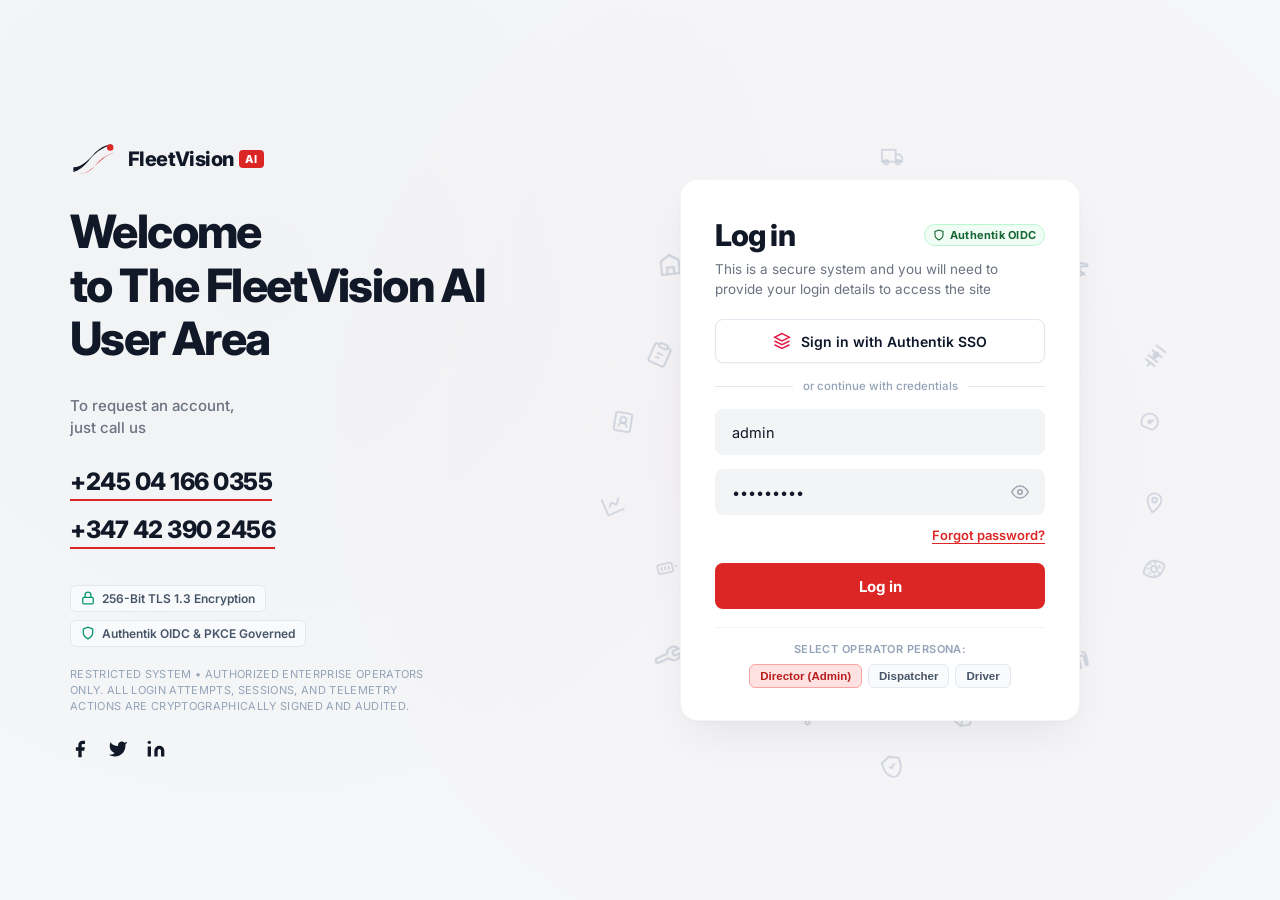
<file: index.html>
<!DOCTYPE html>
<html lang="en">
<head>
  <meta charset="UTF-8">
  <meta name="viewport" content="width=device-width, initial-scale=1.0">
  <title>FleetVision AI — Fleet Operations Login</title>
  <link rel="preconnect" href="https://fonts.googleapis.com">
  <link rel="preconnect" href="https://fonts.gstatic.com" crossorigin>
  <link href="https://fonts.googleapis.com/css2?family=Inter:wght@400;500;600;700;800;900&display=swap" rel="stylesheet">
  <link rel="stylesheet" href="style.css">
</head>
<body>
  <div class="page-container">
    <!-- Left Hero Section -->
    <header class="hero-section">
      <div class="brand-container">
        <!-- FleetVision AI Custom Modern Logo -->
        <a href="index.html" class="brand-logo" aria-label="FleetVision AI Home">
          <svg class="logo-mark" viewBox="0 0 56 44" fill="none" xmlns="http://www.w3.org/2000/svg">
            <path d="M4 32C14 32 20 25 28 17C35 9 44 4 52 4C38 8 28 17 22 25C17 31 11 36 4 38L4 32Z" fill="#111827"/>
            <path d="M12 40C20 40 26 35 34 27C40 21 47 16 54 14C43 17 35 24 29 32C24 37 19 40 12 40Z" fill="#DC2626"/>
            <circle cx="49" cy="8" r="4" fill="#DC2626"/>
          </svg>
          <span class="brand-name">FleetVision <span class="ai-badge">AI</span></span>
        </a>
      </div>

      <div class="hero-content">
        <h1 class="hero-title">
          Welcome<br>
          to The FleetVision AI<br>
          User Area
        </h1>

        <p class="hero-subtitle">
          To request an account,<br>
          just call us
        </p>

        <div class="hotline-numbers">
          <a href="tel:+245041660355" class="hotline-link">+245 04 166 0355</a>
          <a href="tel:+347423902456" class="hotline-link">+347 42 390 2456</a>
        </div>

        <!-- Enterprise Security Verification Badges -->
        <div class="security-trust-badges">
          <div class="trust-badge">
            <svg viewBox="0 0 24 24" width="14" height="14" fill="none" stroke="currentColor" stroke-width="2.2"><rect x="3" y="11" width="18" height="11" rx="2"/><path d="M7 11V7a5 5 0 0110 0v4"/></svg>
            <span>256-Bit TLS 1.3 Encryption</span>
          </div>
          <div class="trust-badge">
            <svg viewBox="0 0 24 24" width="14" height="14" fill="none" stroke="currentColor" stroke-width="2.2"><path d="M12 22s8-4 8-10V5l-8-3-8 3v7c0 6 8 10 8 10z"/></svg>
            <span>Authentik OIDC & PKCE Governed</span>
          </div>
        </div>

        <div class="compliance-disclaimer">
          RESTRICTED SYSTEM • Authorized enterprise operators only. All login attempts, sessions, and telemetry actions are cryptographically signed and audited.
        </div>

        <div class="social-links">
          <a href="#" class="social-icon" aria-label="Facebook">
            <svg viewBox="0 0 24 24" width="20" height="20" fill="currentColor">
              <path d="M18 2h-3a5 5 0 00-5 5v3H7v4h3v8h4v-8h3l1-4h-4V7a1 1 0 011-1h3z"/>
            </svg>
          </a>
          <a href="#" class="social-icon" aria-label="Twitter / X">
            <svg viewBox="0 0 24 24" width="20" height="20" fill="currentColor">
              <path d="M23 3a10.9 10.9 0 01-3.14 1.53 4.48 4.48 0 00-7.86 3v1A10.66 10.66 0 013 4s-4 9 5 13a11.64 11.64 0 01-7 2c9 5 20 0 20-11.5a4.5 4.5 0 00-.08-.83A7.72 7.72 0 0023 3z"/>
            </svg>
          </a>
          <a href="#" class="social-icon" aria-label="LinkedIn">
            <svg viewBox="0 0 24 24" width="20" height="20" fill="currentColor">
              <path d="M16 8a6 6 0 016 6v7h-4v-7a2 2 0 00-2-2 2 2 0 00-2 2v7h-4v-7a6 6 0 016-6zM2 9h4v12H2z"/>
              <circle cx="4" cy="4" r="2"/>
            </svg>
          </a>
        </div>
      </div>
    </header>

    <!-- Right 3D Interactive Card Stage -->
    <main class="stage-section">
      <div class="card-orbit-wrapper">
        <!-- Floating Transport & Telematics Icons Ring -->
        <div class="floating-icons-container" id="floatingIconsContainer" aria-hidden="true">
          <!-- Dynamically populated and positioned by app.js with SVG transport icons -->
        </div>

        <!-- 3D Perspective Card Scene -->
        <div class="card-3d-scene" id="card3dScene">
          <div class="card-3d-flipper" id="cardFlipper">
            
            <!-- Front Face: Login -->
            <div class="card-face card-front" id="cardFront" role="region" aria-labelledby="loginHeading">
              <div class="card-header-flex">
                <h2 id="loginHeading" class="card-title">Log in</h2>
                <span class="auth-security-pill" title="Protected with Authentik OIDC & PKCE">
                  <svg viewBox="0 0 24 24" width="12" height="12" fill="none" stroke="currentColor" stroke-width="2.2"><path d="M12 22s8-4 8-10V5l-8-3-8 3v7c0 6 8 10 8 10z"/></svg>
                  Authentik OIDC
                </span>
              </div>
              
              <p class="card-desc">
                This is a secure system and you will need to provide your login details to access the site
              </p>

              <!-- Authentik SSO Action -->
              <a href="/api/auth/authentik/login" class="btn-authentik-sso" id="authentikSsoBtn">
                <svg class="authentik-icon" viewBox="0 0 24 24" width="18" height="18" fill="none" stroke="currentColor" stroke-width="2">
                  <path d="M12 2L2 7l10 5 10-5-10-5zM2 17l10 5 10-5M2 12l10 5 10-5"/>
                </svg>
                <span>Sign in with Authentik SSO</span>
              </a>

              <div class="auth-divider">
                <span>or continue with credentials</span>
              </div>

              <form id="loginForm" class="auth-form" novalidate>
                <div class="form-group">
                  <label for="loginUsername" class="visually-hidden">User name</label>
                  <input 
                    type="text" 
                    id="loginUsername" 
                    name="username" 
                    class="form-input" 
                    placeholder="User name" 
                    autocomplete="username" 
                    required
                  >
                </div>

                <div class="form-group password-group">
                  <label for="loginPassword" class="visually-hidden">Password</label>
                  <input 
                    type="password" 
                    id="loginPassword" 
                    name="password" 
                    class="form-input" 
                    placeholder="Password" 
                    autocomplete="current-password" 
                    required
                  >
                  <button type="button" class="btn-toggle-pwd" id="toggleLoginPwd" aria-label="Toggle password visibility">
                    <svg class="eye-open" viewBox="0 0 24 24" width="18" height="18" fill="none" stroke="currentColor" stroke-width="2">
                      <path d="M1 12s4-8 11-8 11 8 11 8-4 8-11 8-11-8-11-8z"></path>
                      <circle cx="12" cy="12" r="3"></circle>
                    </svg>
                    <svg class="eye-closed hidden" viewBox="0 0 24 24" width="18" height="18" fill="none" stroke="currentColor" stroke-width="2">
                      <path d="M17.94 17.94A10.07 10.07 0 0 1 12 20c-7 0-11-8-11-8a18.45 18.45 0 0 1 5.06-5.94M9.9 4.24A9.12 9.12 0 0 1 12 4c7 0 11 8 11 8a18.5 18.5 0 0 1-2.16 3.19m-6.72-1.07a3 3 0 1 1-4.24-4.24"></path>
                      <line x1="1" y1="1" x2="23" y2="23"></line>
                    </svg>
                  </button>
                </div>

                <div class="form-links">
                  <button type="button" class="btn-link forgot-password-trigger" id="toForgotPwdBtn">
                    Forgot password?
                  </button>
                </div>

                <button type="submit" class="btn-primary" id="loginSubmitBtn">
                  <span class="btn-text">Log in</span>
                  <span class="btn-spinner hidden" aria-hidden="true"></span>
                </button>
              </form>

              <!-- Role Personas Quick Tester -->
              <div class="persona-selector">
                <div class="persona-label">Select Operator Persona:</div>
                <div class="persona-chips">
                  <button type="button" class="chip active" data-role="admin" title="Director clearance: full telematics & security logs">
                    Director (Admin)
                  </button>
                  <button type="button" class="chip" data-role="dispatcher" title="Dispatcher clearance: route dispatch & active cargo">
                    Dispatcher
                  </button>
                  <button type="button" class="chip" data-role="operator" title="Driver clearance: Unit #402 vehicle telemetry">
                    Driver
                  </button>
                </div>
              </div>

            </div>

            <!-- Back Face: Reset Password -->
            <div class="card-face card-back" id="cardBack" role="region" aria-labelledby="resetHeading">
              <h2 id="resetHeading" class="card-title">Reset password</h2>
              <p class="card-desc">
                Please enter your credentials first.<br>
                Won't be shared publicly,<br>
                won't be spammed.
              </p>

              <form id="resetForm" class="auth-form" novalidate>
                <div class="form-group">
                  <label for="resetUsername" class="visually-hidden">User name</label>
                  <input 
                    type="text" 
                    id="resetUsername" 
                    name="reset_username" 
                    class="form-input" 
                    placeholder="User name" 
                    autocomplete="username" 
                    required
                  >
                </div>

                <div class="form-group">
                  <label for="resetEmail" class="visually-hidden">Email address</label>
                  <input 
                    type="email" 
                    id="resetEmail" 
                    name="reset_email" 
                    class="form-input" 
                    placeholder="Email address" 
                    autocomplete="email" 
                    required
                  >
                </div>

                <button type="submit" class="btn-primary" id="resetSubmitBtn">
                  <span class="btn-text">Reset password</span>
                  <span class="btn-spinner hidden" aria-hidden="true"></span>
                </button>

                <div class="form-footer-link">
                  <button type="button" class="btn-link back-to-login-trigger" id="backToLoginBtn">
                    Back to log-in page
                  </button>
                </div>
              </form>
            </div>

          </div>
        </div>
      </div>
    </main>

    <!-- Global Toast Alert Message -->
    <div id="toastMessage" class="toast hidden" role="status" aria-live="polite">
      <div class="toast-icon" id="toastIcon"></div>
      <div class="toast-text" id="toastText"></div>
    </div>
  </div>

  <script src="app.js"></script>
</body>
</html>
</file>
<file: style.css>
/* FleetVision AI — Modern 3D Flip Login Styles */
:root {
  --bg-canvas: #f5f6f8;
  --bg-card: #ffffff;
  --text-primary: #111827;
  --text-secondary: #6b7280;
  --text-muted: #9ca3af;
  --brand-red: #dc2626;
  --brand-red-hover: #b91c1c;
  --brand-red-light: rgba(220, 38, 38, 0.12);
  --input-bg: #f3f4f6;
  --input-bg-focus: #ffffff;
  --input-border: #e5e7eb;
  --card-radius: 18px;
  --card-shadow: 0 20px 45px -10px rgba(0, 0, 0, 0.07), 0 2px 10px -2px rgba(0, 0, 0, 0.04);
  --transition-flip: transform 0.65s cubic-bezier(0.4, 0, 0.2, 1);
  --transition-standard: 0.2s ease;
}

*, *::before, *::after {
  box-sizing: border-box;
  margin: 0;
  padding: 0;
}

html, body {
  height: 100%;
  font-family: 'Inter', -apple-system, BlinkMacSystemFont, 'Segoe UI', Roboto, sans-serif;
  background-color: var(--bg-canvas);
  color: var(--text-primary);
  -webkit-font-smoothing: antialiased;
  -moz-osx-font-smoothing: grayscale;
}

body {
  display: flex;
  align-items: center;
  justify-content: center;
  min-height: 100vh;
  padding: 24px;
  background-image: 
    radial-gradient(circle at 68% 50%, rgba(220, 38, 38, 0.025) 0%, transparent 60%),
    radial-gradient(circle at 20% 30%, rgba(0, 0, 0, 0.015) 0%, transparent 50%);
  background-attachment: fixed;
}

/* Container */
.page-container {
  width: 100%;
  max-width: 1140px;
  min-height: 640px;
  display: flex;
  align-items: center;
  justify-content: space-between;
  position: relative;
  z-index: 1;
}

/* ==========================================================================
   LEFT HERO SECTION
   ========================================================================== */
.hero-section {
  flex: 1;
  max-width: 480px;
  padding: 20px 32px 20px 0;
  display: flex;
  flex-direction: column;
  justify-content: space-between;
  min-height: 520px;
}

.brand-container {
  margin-bottom: 24px;
}

.brand-logo {
  display: inline-flex;
  align-items: center;
  gap: 12px;
  text-decoration: none;
  transition: opacity var(--transition-standard);
}

.brand-logo:hover {
  opacity: 0.9;
}

.logo-mark {
  width: 46px;
  height: 36px;
  flex-shrink: 0;
}

.brand-name {
  font-size: 20px;
  font-weight: 800;
  letter-spacing: -0.03em;
  color: var(--text-primary);
  display: flex;
  align-items: center;
  gap: 6px;
}

.ai-badge {
  background: var(--brand-red);
  color: #ffffff;
  font-size: 11px;
  font-weight: 800;
  padding: 2px 6px;
  border-radius: 4px;
  letter-spacing: 0.05em;
  text-transform: uppercase;
}

.hero-content {
  display: flex;
  flex-direction: column;
}

.hero-title {
  font-size: clamp(32px, 3.8vw, 46px);
  font-weight: 800;
  line-height: 1.16;
  letter-spacing: -0.035em;
  color: var(--text-primary);
  margin-bottom: 30px;
  text-wrap: balance;
}

.hero-subtitle {
  font-size: 15px;
  line-height: 1.45;
  color: var(--text-secondary);
  margin-bottom: 28px;
  font-weight: 500;
}

.hotline-numbers {
  display: flex;
  flex-direction: column;
  gap: 14px;
  margin-bottom: 36px;
}

.hotline-link {
  font-size: clamp(20px, 2.2vw, 24px);
  font-weight: 800;
  letter-spacing: -0.02em;
  color: var(--text-primary);
  text-decoration: none;
  display: inline-block;
  width: fit-content;
  border-bottom: 2.5px solid var(--brand-red);
  padding-bottom: 3px;
  transition: color var(--transition-standard), border-color var(--transition-standard), transform var(--transition-standard);
}

.hotline-link:hover {
  color: var(--brand-red);
  transform: translateX(3px);
}

.security-trust-badges {
  display: flex;
  flex-direction: column;
  gap: 8px;
  margin-bottom: 20px;
}

.trust-badge {
  display: inline-flex;
  align-items: center;
  gap: 7px;
  background: #f8fafc;
  border: 1px solid #e2e8f0;
  border-radius: 6px;
  padding: 5px 10px;
  font-size: 12px;
  font-weight: 600;
  color: #475569;
  width: fit-content;
}

.trust-badge svg {
  color: #059669;
}

.compliance-disclaimer {
  font-size: 11px;
  line-height: 1.45;
  color: #94a3b8;
  margin-bottom: 24px;
  max-width: 380px;
  text-transform: uppercase;
  letter-spacing: 0.03em;
}

.social-links {
  display: flex;
  align-items: center;
  gap: 18px;
}

.social-icon {
  color: var(--text-primary);
  display: inline-flex;
  align-items: center;
  justify-content: center;
  transition: color var(--transition-standard), transform var(--transition-standard);
}

.social-icon:hover {
  color: var(--brand-red);
  transform: translateY(-2px);
}

/* ==========================================================================
   RIGHT 3D STAGE & CARD
   ========================================================================== */
.stage-section {
  flex: 1;
  display: flex;
  justify-content: center;
  align-items: center;
  position: relative;
  min-height: 620px;
}

.card-orbit-wrapper {
  position: relative;
  width: 100%;
  max-width: 440px;
  display: flex;
  justify-content: center;
  align-items: center;
}

/* Floating Orbiting Icons */
.floating-icons-container {
  position: absolute;
  top: 50%;
  left: 50%;
  transform: translate(-50%, -50%);
  width: 660px;
  height: 640px;
  pointer-events: none;
  z-index: 0;
}

.orbit-icon {
  position: absolute;
  top: 50%;
  left: 50%;
  color: #94a3b8;
  opacity: 0.45;
  transition: transform 0.45s cubic-bezier(0.34, 1.56, 0.64, 1), opacity 0.35s ease;
  will-change: transform, opacity;
  display: flex;
  align-items: center;
  justify-content: center;
}

.orbit-icon svg {
  width: 24px;
  height: 24px;
  stroke: currentColor;
  stroke-width: 1.6;
  fill: none;
}

/* Subtle Idle Floating bobbing */
.orbit-icon.float-anim-1 { animation: floatBob1 6.5s ease-in-out infinite alternate; }
.orbit-icon.float-anim-2 { animation: floatBob2 7.5s ease-in-out infinite alternate; }
.orbit-icon.float-anim-3 { animation: floatBob3 8.5s ease-in-out infinite alternate; }

@keyframes floatBob1 {
  0% { transform: translate(calc(var(--ox) * 1px), calc(var(--oy) * 1px)) rotate(var(--rot)); }
  100% { transform: translate(calc(var(--ox) * 1px), calc((var(--oy) - 10) * 1px)) rotate(calc(var(--rot) + 4deg)); }
}

@keyframes floatBob2 {
  0% { transform: translate(calc(var(--ox) * 1px), calc(var(--oy) * 1px)) rotate(var(--rot)); }
  100% { transform: translate(calc((var(--ox) + 8) * 1px), calc((var(--oy) + 6) * 1px)) rotate(calc(var(--rot) - 5deg)); }
}

@keyframes floatBob3 {
  0% { transform: translate(calc(var(--ox) * 1px), calc(var(--oy) * 1px)) rotate(var(--rot)); }
  100% { transform: translate(calc((var(--ox) - 7) * 1px), calc((var(--oy) - 8) * 1px)) rotate(calc(var(--rot) + 6deg)); }
}

/* Orbit Implosion State (when card begins flipping) */
.floating-icons-container.orbit-implode .orbit-icon {
  animation: none !important;
  transform: translate(0px, 0px) scale(0.12) rotate(45deg) !important;
  opacity: 0 !important;
  transition: transform 0.32s cubic-bezier(0.4, 0, 1, 1), opacity 0.28s ease !important;
}

/* Orbit Burst State (when card lands flip) */
.floating-icons-container.orbit-burst .orbit-icon {
  animation: none;
  animation: burstBack 0.6s cubic-bezier(0.175, 0.885, 0.32, 1.275) forwards;
}

@keyframes burstBack {
  0% {
    transform: translate(0px, 0px) scale(0.15);
    opacity: 0;
  }
  65% {
    transform: translate(calc(var(--ox) * 1.08px), calc(var(--oy) * 1.08px)) scale(1.18);
    opacity: 0.65;
  }
  100% {
    transform: translate(calc(var(--ox) * 1px), calc(var(--oy) * 1px)) scale(1);
    opacity: 0.45;
  }
}

/* ==========================================================================
   3D PERSPECTIVE FLIP CARD
   ========================================================================== */
.card-3d-scene {
  position: relative;
  z-index: 2;
  width: 400px;
  min-height: 520px;
  perspective: 1400px;
}

.card-3d-flipper {
  position: relative;
  width: 100%;
  height: 100%;
  transform-style: preserve-3d;
  transition: var(--transition-flip);
}

.card-3d-flipper.is-flipped {
  transform: rotateY(180deg);
}

/* Card Faces */
.card-face {
  background: var(--bg-card);
  border-radius: var(--card-radius);
  box-shadow: var(--card-shadow);
  padding: 38px 34px 32px 34px;
  backface-visibility: hidden;
  -webkit-backface-visibility: hidden;
  border: 1px solid rgba(0, 0, 0, 0.04);
}

.card-front {
  position: relative;
  transform: rotateY(0deg);
}

.card-back {
  position: absolute;
  top: 0;
  left: 0;
  width: 100%;
  height: 100%;
  transform: rotateY(180deg);
  display: flex;
  flex-direction: column;
}

/* Card Header */
.card-header-flex {
  display: flex;
  align-items: center;
  justify-content: space-between;
  margin-bottom: 8px;
}

.card-title {
  font-size: 30px;
  font-weight: 800;
  letter-spacing: -0.03em;
  color: var(--text-primary);
  line-height: 1.15;
}

.auth-security-pill {
  display: inline-flex;
  align-items: center;
  gap: 5px;
  background: #f0fdf4;
  color: #166534;
  font-size: 11px;
  font-weight: 700;
  padding: 3px 8px;
  border-radius: 9999px;
  border: 1px solid #bbf7d0;
  letter-spacing: 0.02em;
}

.card-desc {
  font-size: 13.5px;
  line-height: 1.45;
  color: var(--text-secondary);
  margin-bottom: 20px;
  text-wrap: pretty;
}

/* Authentik SSO Button */
.btn-authentik-sso {
  display: flex;
  align-items: center;
  justify-content: center;
  gap: 10px;
  width: 100%;
  height: 44px;
  background: #ffffff;
  color: #0f172a;
  border: 1.5px solid #e2e8f0;
  border-radius: 8px;
  font-size: 14px;
  font-weight: 600;
  text-decoration: none;
  box-shadow: 0 1px 2px rgba(0, 0, 0, 0.04);
  transition: background-color var(--transition-standard), border-color var(--transition-standard), transform var(--transition-standard);
  margin-bottom: 16px;
}

.btn-authentik-sso:hover {
  background: #f8fafc;
  border-color: #cbd5e1;
  transform: translateY(-1px);
}

.authentik-icon {
  color: #e11d48;
}

/* Divider */
.auth-divider {
  display: flex;
  align-items: center;
  text-align: center;
  margin-bottom: 16px;
}

.auth-divider::before,
.auth-divider::after {
  content: '';
  flex: 1;
  border-bottom: 1px solid #e5e7eb;
}

.auth-divider span {
  padding: 0 10px;
  font-size: 11.5px;
  font-weight: 500;
  color: #94a3b8;
  text-transform: lowercase;
}

/* Form Styles */
.auth-form {
  display: flex;
  flex-direction: column;
  gap: 14px;
}

.form-group {
  position: relative;
  width: 100%;
}

.form-input {
  width: 100%;
  height: 46px;
  padding: 0 16px;
  background-color: var(--input-bg);
  border: 1.5px solid transparent;
  border-radius: 8px;
  font-size: 14.5px;
  color: var(--text-primary);
  font-family: inherit;
  transition: background-color var(--transition-standard), border-color var(--transition-standard), box-shadow var(--transition-standard);
}

.form-input::placeholder {
  color: var(--text-muted);
  font-weight: 400;
}

.form-input:focus {
  outline: none;
  background-color: var(--input-bg-focus);
  border-color: var(--brand-red);
  box-shadow: 0 0 0 3px var(--brand-red-light);
}

.form-input.input-error {
  border-color: var(--brand-red);
  background-color: #fff5f5;
  animation: shakeInput 0.35s ease-in-out;
}

@keyframes shakeInput {
  0%, 100% { transform: translateX(0); }
  25% { transform: translateX(-5px); }
  50% { transform: translateX(5px); }
  75% { transform: translateX(-3px); }
}

/* Password Toggle Button */
.password-group {
  position: relative;
}

.password-group .form-input {
  padding-right: 44px;
}

.btn-toggle-pwd {
  position: absolute;
  right: 12px;
  top: 50%;
  transform: translateY(-50%);
  background: none;
  border: none;
  color: var(--text-muted);
  cursor: pointer;
  padding: 4px;
  display: flex;
  align-items: center;
  justify-content: center;
  transition: color var(--transition-standard);
}

.btn-toggle-pwd:hover {
  color: var(--text-primary);
}

/* Form Links */
.form-links {
  display: flex;
  justify-content: flex-end;
  margin-top: -4px;
  margin-bottom: 2px;
}

.btn-link {
  background: none;
  border: none;
  font-family: inherit;
  font-size: 13px;
  font-weight: 600;
  color: var(--brand-red);
  cursor: pointer;
  padding: 2px 0;
  text-decoration: underline;
  text-underline-offset: 3px;
  transition: color var(--transition-standard), opacity var(--transition-standard);
}

.btn-link:hover {
  color: var(--brand-red-hover);
  opacity: 0.9;
}

.form-footer-link {
  display: flex;
  justify-content: center;
  margin-top: 24px;
}

.back-to-login-trigger {
  font-size: 14px;
  font-weight: 600;
  color: var(--brand-red);
  text-decoration: underline;
  text-underline-offset: 3px;
}

/* Primary Button */
.btn-primary {
  width: 100%;
  height: 46px;
  background-color: var(--brand-red);
  color: #ffffff;
  border: none;
  border-radius: 8px;
  font-size: 15px;
  font-weight: 700;
  font-family: inherit;
  cursor: pointer;
  display: flex;
  align-items: center;
  justify-content: center;
  gap: 8px;
  margin-top: 2px;
  transition: background-color var(--transition-standard), transform var(--transition-standard), box-shadow var(--transition-standard);
}

.btn-primary:hover {
  background-color: var(--brand-red-hover);
  transform: translateY(-1px);
  box-shadow: 0 4px 14px rgba(220, 38, 38, 0.35);
}

.btn-primary:active {
  transform: translateY(0);
}

.btn-primary:disabled {
  opacity: 0.7;
  cursor: not-allowed;
  transform: none;
}

/* Button Loading Spinner */
.btn-spinner {
  width: 18px;
  height: 18px;
  border: 2.5px solid rgba(255, 255, 255, 0.3);
  border-top-color: #ffffff;
  border-radius: 50%;
  animation: spin 0.65s linear infinite;
}

@keyframes spin {
  to { transform: rotate(360deg); }
}

/* Persona / Role Quick Switcher */
.persona-selector {
  margin-top: 18px;
  padding-top: 14px;
  border-top: 1px solid #f1f5f9;
}

.persona-label {
  font-size: 11px;
  font-weight: 600;
  color: #94a3b8;
  text-transform: uppercase;
  letter-spacing: 0.04em;
  margin-bottom: 8px;
  text-align: center;
}

.persona-chips {
  display: flex;
  gap: 6px;
  justify-content: center;
}

.persona-chips .chip {
  background: #f8fafc;
  border: 1px solid #e2e8f0;
  border-radius: 6px;
  padding: 5px 10px;
  font-size: 11.5px;
  font-weight: 600;
  color: #475569;
  cursor: pointer;
  transition: all var(--transition-standard);
}

.persona-chips .chip:hover {
  border-color: #cbd5e1;
  background: #f1f5f9;
}

.persona-chips .chip.active {
  background: #fee2e2;
  border-color: #fca5a5;
  color: #b91c1c;
}

/* ==========================================================================
   TOAST NOTIFICATIONS
   ========================================================================== */
.toast {
  position: fixed;
  bottom: 28px;
  left: 50%;
  transform: translateX(-50%) translateY(0);
  background: #18181b;
  color: #ffffff;
  padding: 12px 20px;
  border-radius: 8px;
  font-size: 14px;
  font-weight: 500;
  box-shadow: 0 10px 25px rgba(0, 0, 0, 0.2);
  display: flex;
  align-items: center;
  gap: 10px;
  z-index: 999;
  transition: opacity 0.25s ease, transform 0.25s cubic-bezier(0.175, 0.885, 0.32, 1.275);
}

.toast.toast-success {
  background: #0f172a;
  border-left: 4px solid #10b981;
}

.toast.toast-error {
  background: #0f172a;
  border-left: 4px solid #ef4444;
}

.toast.hidden {
  opacity: 0;
  transform: translateX(-50%) translateY(16px);
  pointer-events: none;
}

/* Utilities */
.visually-hidden {
  position: absolute;
  width: 1px;
  height: 1px;
  padding: 0;
  margin: -1px;
  overflow: hidden;
  clip: rect(0, 0, 0, 0);
  white-space: nowrap;
  border: 0;
}

.hidden {
  display: none !important;
}

/* ==========================================================================
   RESPONSIVE DESIGN
   ========================================================================== */
@media (max-width: 960px) {
  .page-container {
    flex-direction: column;
    justify-content: center;
    gap: 40px;
    padding-top: 30px;
    padding-bottom: 40px;
  }

  .hero-section {
    max-width: 100%;
    width: 100%;
    min-height: auto;
    padding: 0;
    text-align: center;
    align-items: center;
  }

  .hero-content {
    align-items: center;
  }

  .hotline-numbers {
    align-items: center;
  }

  .floating-icons-container {
    width: 520px;
    height: 520px;
  }
}

@media (max-width: 480px) {
  body {
    padding: 16px;
  }

  .hero-title {
    font-size: 28px;
  }

  .card-3d-scene {
    width: 100%;
    max-width: 350px;
  }

  .card-face {
    padding: 30px 20px;
  }

  .floating-icons-container {
    display: none;
  }
}
</file>
